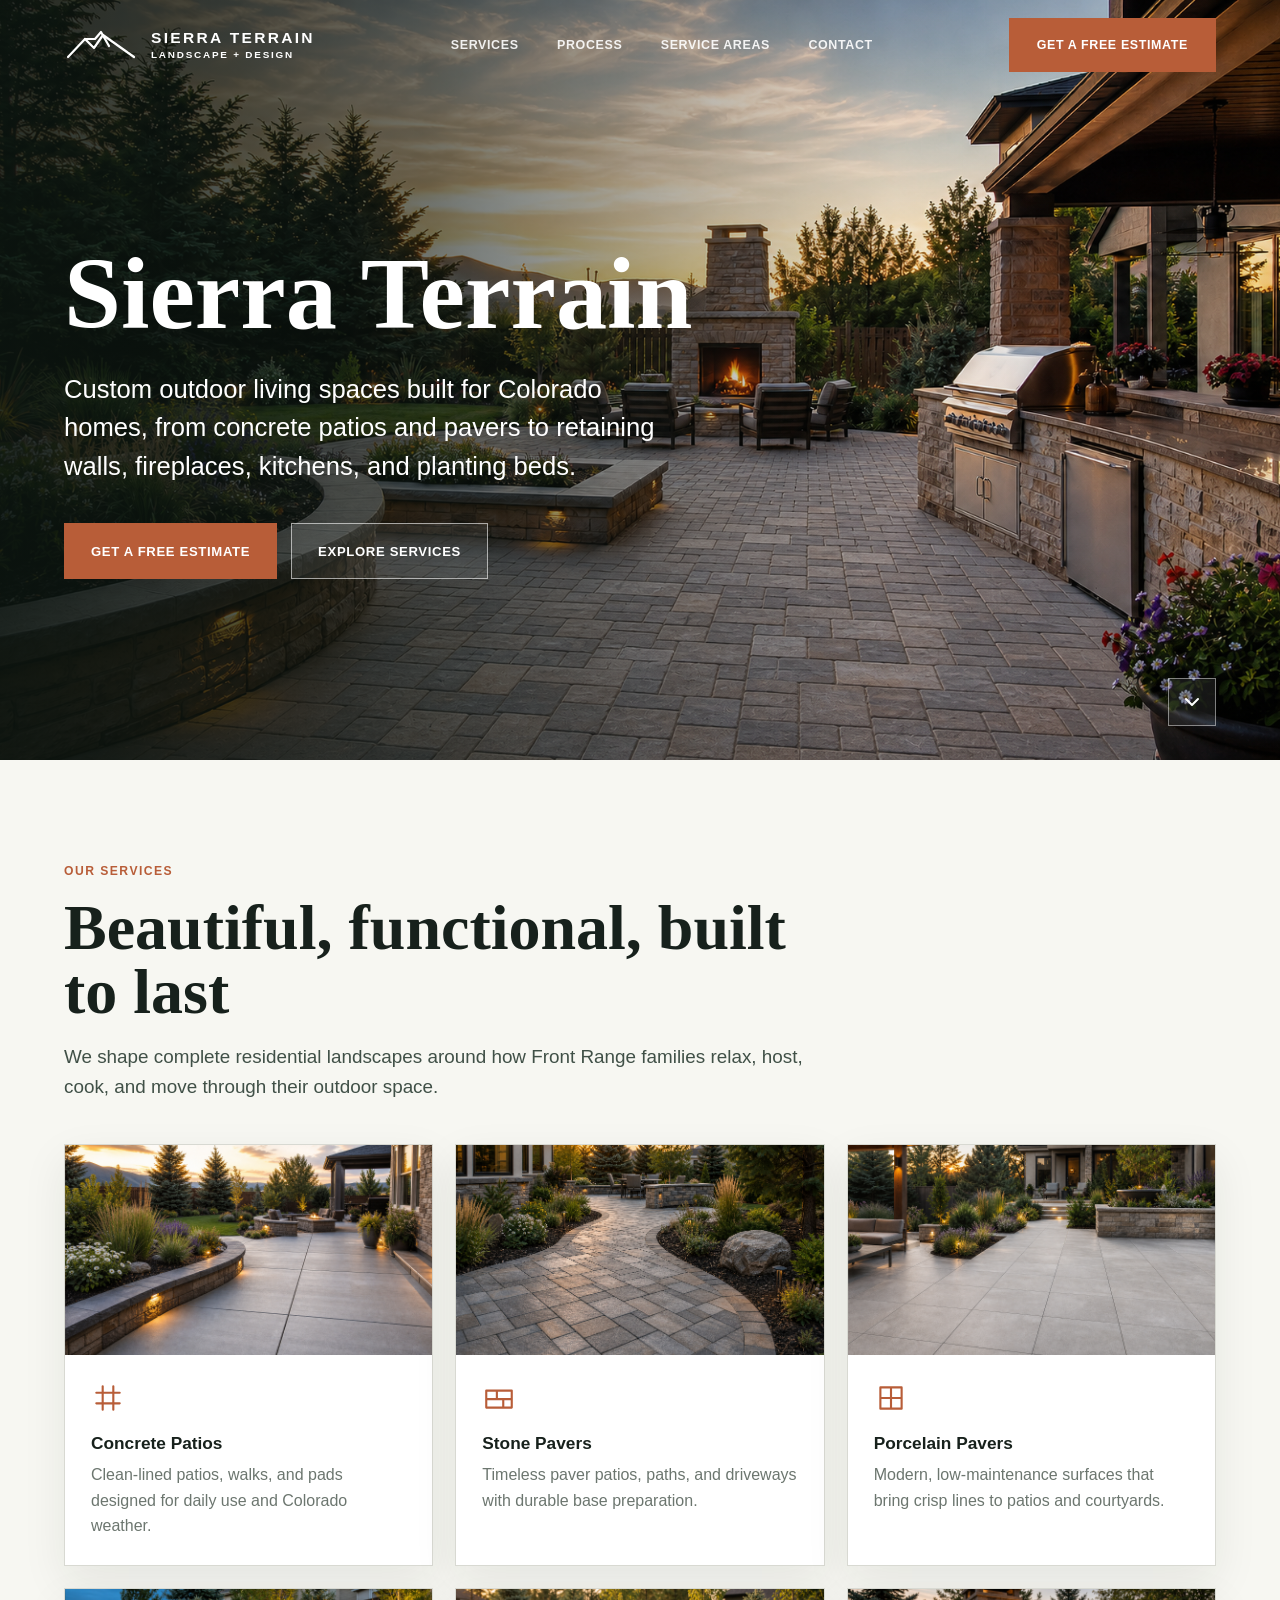
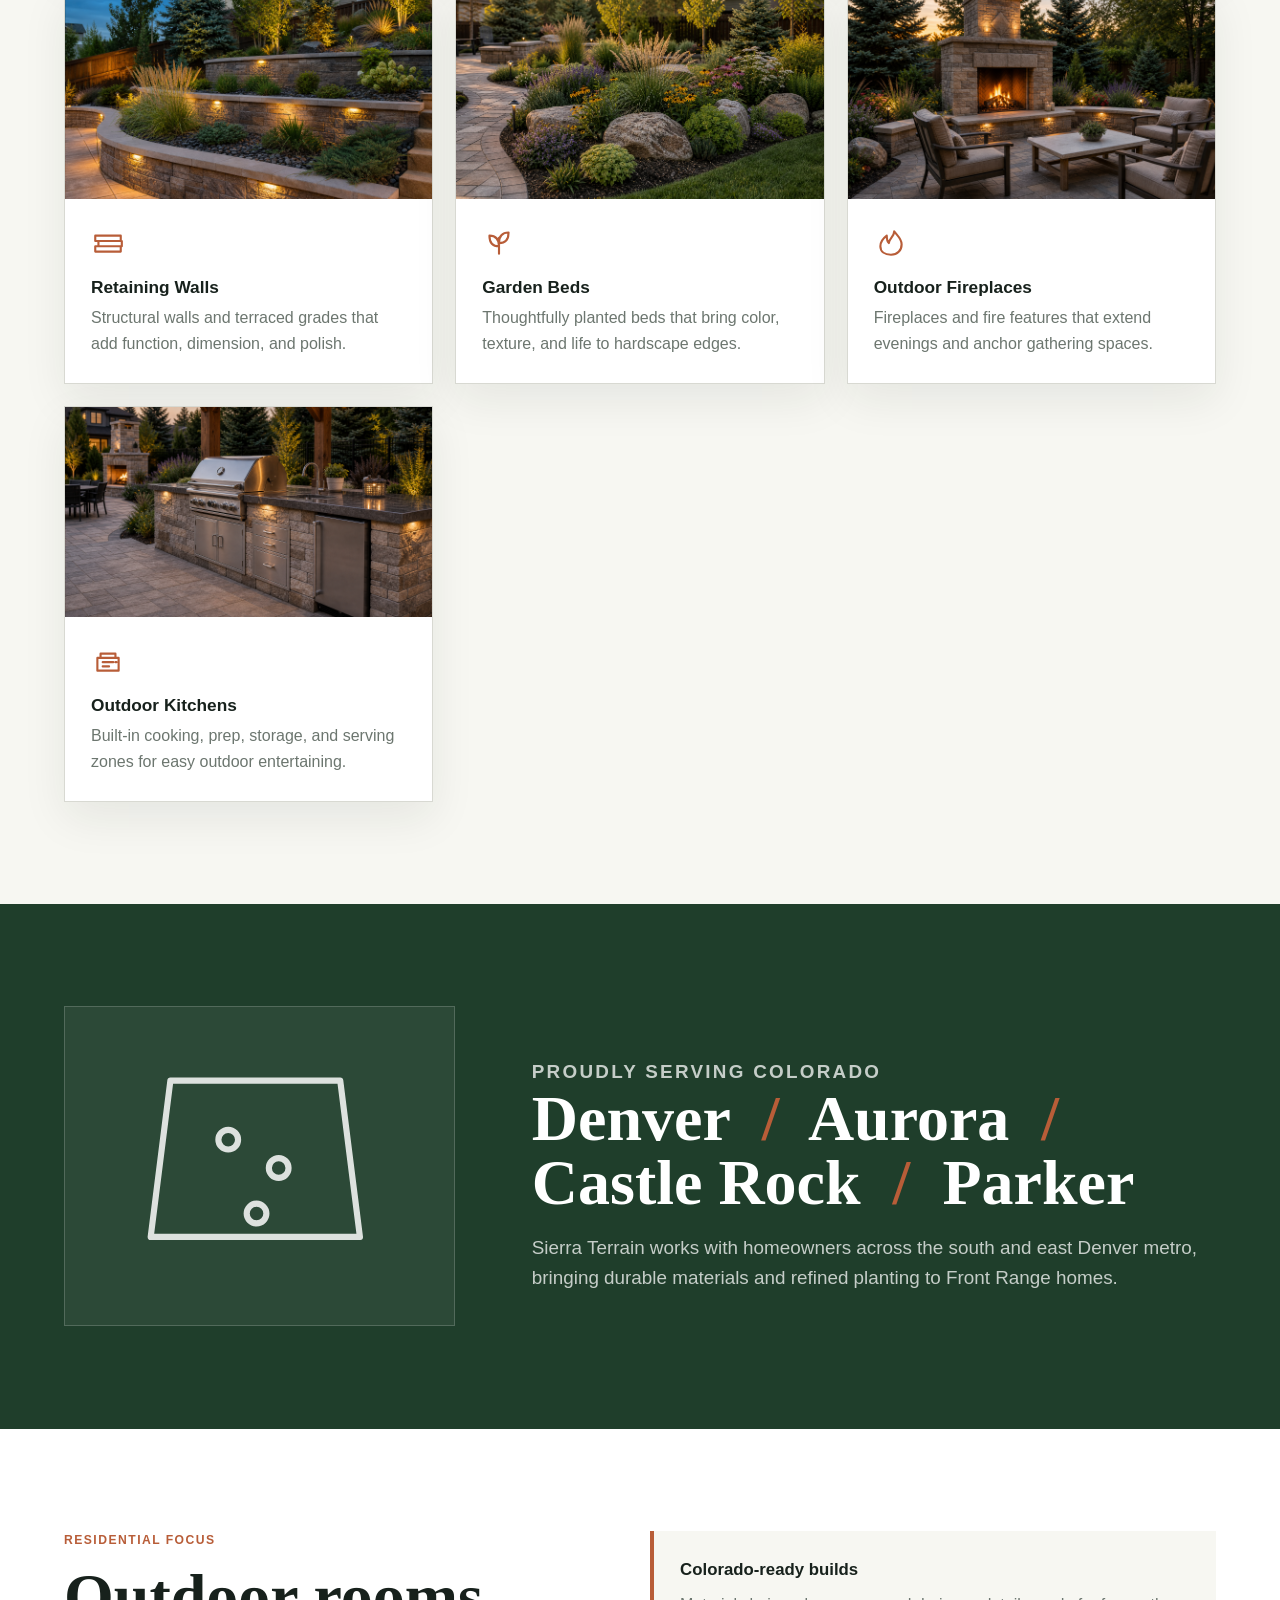
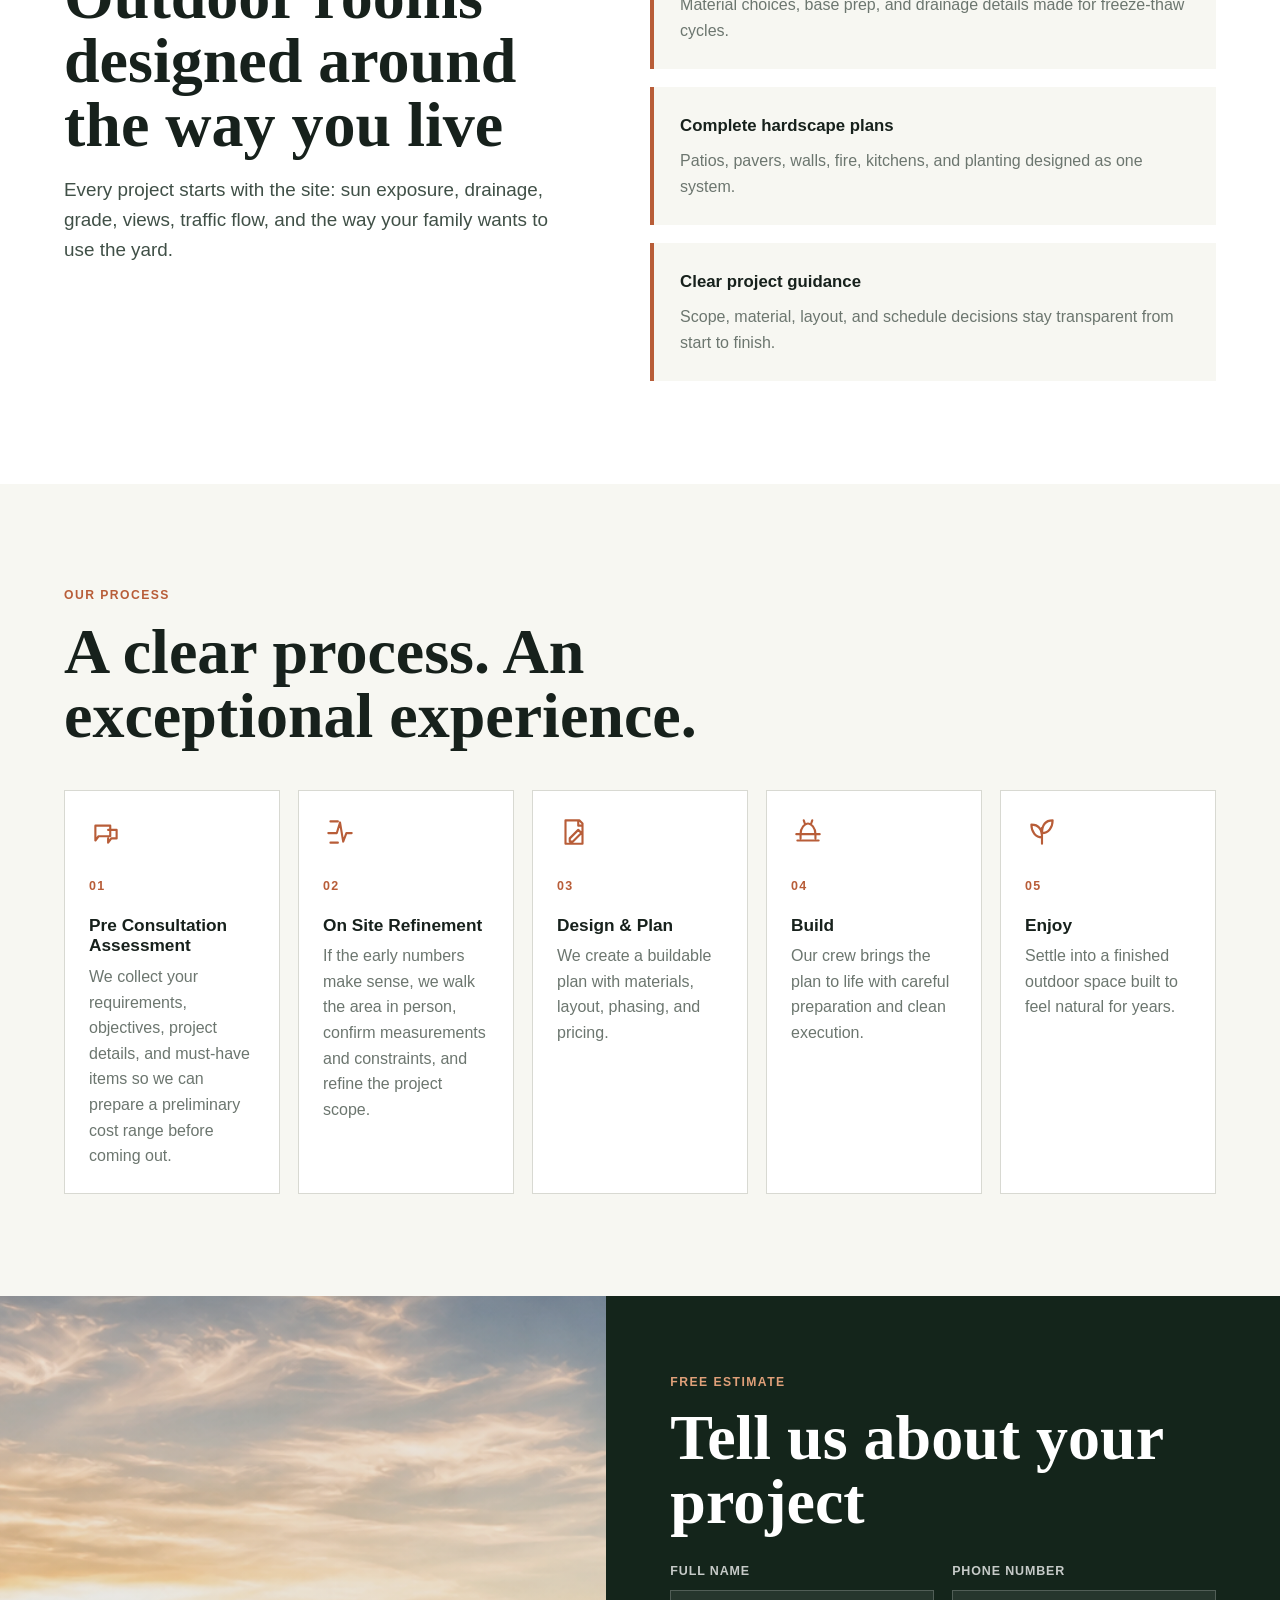
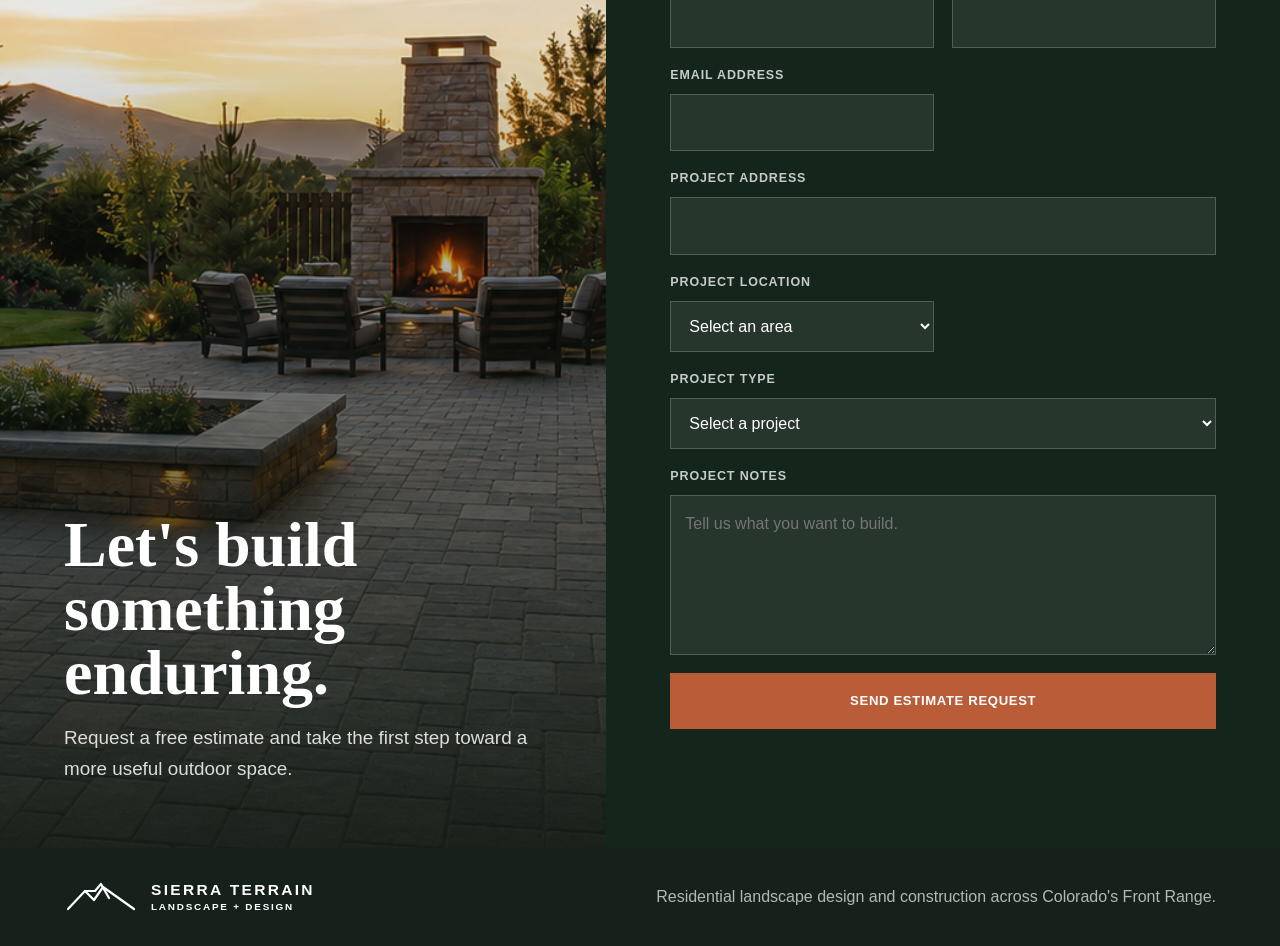
<file: index.html>
<!doctype html>
<html lang="en">
  <head>
    <meta charset="UTF-8" />
    <meta name="viewport" content="width=device-width, initial-scale=1.0" />
    <meta
      name="description"
      content="Sierra Terrain designs and builds residential landscaping, patios, pavers, retaining walls, garden beds, outdoor fireplaces, and outdoor kitchens across Colorado's Front Range."
    />
    <title>Sierra Terrain | Colorado Residential Landscaping</title>
    <link rel="stylesheet" href="styles.css" />
  </head>
  <body>
    <header class="site-header" data-header>
      <a class="brand" href="#top" aria-label="Sierra Terrain home">
        <svg class="brand-mark" viewBox="0 0 74 38" aria-hidden="true">
          <path d="M4 31 21 13l9 9 9-13 31 22" />
          <path d="M21 13h10l6-7 8 14" />
        </svg>
        <span>
          <strong>Sierra Terrain</strong>
          <small>Landscape + Design</small>
        </span>
      </a>
      <button class="menu-toggle" type="button" aria-expanded="false" aria-controls="site-nav">
        <span></span>
        <span></span>
        <span></span>
        <span class="sr-only">Open menu</span>
      </button>
      <nav class="site-nav" id="site-nav" aria-label="Primary navigation">
        <a href="#services">Services</a>
        <a href="#process">Process</a>
        <a href="#areas">Service Areas</a>
        <a href="#contact">Contact</a>
      </nav>
      <a class="header-cta" href="#contact">Get a Free Estimate</a>
    </header>

    <main id="top">
      <section class="hero" aria-labelledby="hero-title">
        <div class="hero-copy">
          <h1 id="hero-title">Sierra Terrain</h1>
          <p class="hero-lede">
            Custom outdoor living spaces built for Colorado homes, from concrete patios
            and pavers to retaining walls, fireplaces, kitchens, and planting beds.
          </p>
          <div class="hero-actions">
            <a class="button button-primary" href="#contact">Get a Free Estimate</a>
            <a class="button button-ghost" href="#services">Explore Services</a>
          </div>
        </div>
        <a class="hero-scroll" href="#services" aria-label="Scroll to services">
          <svg viewBox="0 0 24 24" aria-hidden="true">
            <path d="m6 9 6 6 6-6" />
          </svg>
        </a>
      </section>

      <section class="services section" id="services" aria-labelledby="services-title">
        <div class="section-heading">
          <p class="section-label">Our services</p>
          <h2 id="services-title">Beautiful, functional, built to last</h2>
          <p>
            We shape complete residential landscapes around how Front Range families
            relax, host, cook, and move through their outdoor space.
          </p>
        </div>
        <div class="service-grid">
          <article class="service-card">
            <div class="service-media media-concrete"></div>
            <div class="service-body">
              <svg viewBox="0 0 32 32" aria-hidden="true"><path d="M5 11h22M5 21h22M11 5v22M21 5v22" /></svg>
              <h3>Concrete Patios</h3>
              <p>Clean-lined patios, walks, and pads designed for daily use and Colorado weather.</p>
            </div>
          </article>
          <article class="service-card">
            <div class="service-media media-stone"></div>
            <div class="service-body">
              <svg viewBox="0 0 32 32" aria-hidden="true"><path d="M4 9h10v8H4zM14 9h14v8H14zM4 17h16v8H4zM20 17h8v8h-8z" /></svg>
              <h3>Stone Pavers</h3>
              <p>Timeless paver patios, paths, and driveways with durable base preparation.</p>
            </div>
          </article>
          <article class="service-card">
            <div class="service-media media-porcelain"></div>
            <div class="service-body">
              <svg viewBox="0 0 32 32" aria-hidden="true"><path d="M6 6h20v20H6zM16 6v20M6 16h20" /></svg>
              <h3>Porcelain Pavers</h3>
              <p>Modern, low-maintenance surfaces that bring crisp lines to patios and courtyards.</p>
            </div>
          </article>
          <article class="service-card">
            <div class="service-media media-wall"></div>
            <div class="service-body">
              <svg viewBox="0 0 32 32" aria-hidden="true"><path d="M4 10h24v5H4zM7 15h22v5H7zM4 20h24v5H4z" /></svg>
              <h3>Retaining Walls</h3>
              <p>Structural walls and terraced grades that add function, dimension, and polish.</p>
            </div>
          </article>
          <article class="service-card">
            <div class="service-media media-garden"></div>
            <div class="service-body">
              <svg viewBox="0 0 32 32" aria-hidden="true"><path d="M16 27V12M16 20c-6 0-9-4-9-10 6 0 9 4 9 10ZM16 17c6 0 9-4 9-10-6 0-9 4-9 10Z" /></svg>
              <h3>Garden Beds</h3>
              <p>Thoughtfully planted beds that bring color, texture, and life to hardscape edges.</p>
            </div>
          </article>
          <article class="service-card">
            <div class="service-media media-fire"></div>
            <div class="service-body">
              <svg viewBox="0 0 32 32" aria-hidden="true"><path d="M16 28c6 0 10-4 10-10 0-5-4-8-7-12 0 5-5 7-5 11-2-2-2-5-2-7-4 3-6 6-6 10 0 5 4 8 10 8Z" /></svg>
              <h3>Outdoor Fireplaces</h3>
              <p>Fireplaces and fire features that extend evenings and anchor gathering spaces.</p>
            </div>
          </article>
          <article class="service-card">
            <div class="service-media media-kitchen"></div>
            <div class="service-body">
              <svg viewBox="0 0 32 32" aria-hidden="true"><path d="M6 14h20v12H6zM9 10h14v4H9zM11 18h10M11 22h6M23 18h1" /></svg>
              <h3>Outdoor Kitchens</h3>
              <p>Built-in cooking, prep, storage, and serving zones for easy outdoor entertaining.</p>
            </div>
          </article>
        </div>
      </section>

      <section class="area-band" id="areas" aria-labelledby="areas-title">
        <div class="area-map" aria-hidden="true">
          <svg viewBox="0 0 260 180">
            <path d="M58 20h138l16 127H42z" />
            <circle cx="105" cy="68" r="8" />
            <circle cx="146" cy="91" r="8" />
            <circle cx="128" cy="128" r="8" />
          </svg>
        </div>
        <div>
          <p class="section-label">Proudly serving Colorado</p>
          <h2 id="areas-title">Denver <span></span> Aurora <span></span> Castle Rock <span></span> Parker</h2>
          <p>
            Sierra Terrain works with homeowners across the south and east Denver metro,
            bringing durable materials and refined planting to Front Range homes.
          </p>
        </div>
      </section>

      <section class="feature section" aria-labelledby="feature-title">
        <div class="feature-copy">
          <p class="section-label">Residential focus</p>
          <h2 id="feature-title">Outdoor rooms designed around the way you live</h2>
          <p>
            Every project starts with the site: sun exposure, drainage, grade, views,
            traffic flow, and the way your family wants to use the yard.
          </p>
        </div>
        <div class="feature-list">
          <div>
            <strong>Colorado-ready builds</strong>
            <p>Material choices, base prep, and drainage details made for freeze-thaw cycles.</p>
          </div>
          <div>
            <strong>Complete hardscape plans</strong>
            <p>Patios, pavers, walls, fire, kitchens, and planting designed as one system.</p>
          </div>
          <div>
            <strong>Clear project guidance</strong>
            <p>Scope, material, layout, and schedule decisions stay transparent from start to finish.</p>
          </div>
        </div>
      </section>

      <section class="process section" id="process" aria-labelledby="process-title">
        <div class="section-heading">
          <p class="section-label">Our process</p>
          <h2 id="process-title">A clear process. An exceptional experience.</h2>
        </div>
        <div class="process-steps">
          <article>
            <svg viewBox="0 0 32 32" aria-hidden="true"><path d="M6 10h14v10H9l-3 4V10ZM18 14h8v8h-5l-3 4v-4" /></svg>
            <span>01</span>
            <h3>Pre Consultation Assessment</h3>
            <p>
              We collect your requirements, objectives, project details, and must-have
              items so we can prepare a preliminary cost range before coming out.
            </p>
          </article>
          <article>
            <svg viewBox="0 0 32 32" aria-hidden="true"><path d="M5 17h8l3-10 3 18 3-8h5M7 6h7M7 26h7" /></svg>
            <span>02</span>
            <h3>On Site Refinement</h3>
            <p>
              If the early numbers make sense, we walk the area in person, confirm
              measurements and constraints, and refine the project scope.
            </p>
          </article>
          <article>
            <svg viewBox="0 0 32 32" aria-hidden="true"><path d="M8 5h13l3 3v19H8zM20 5v5h4M12 22l8-8 3 3-8 8h-3z" /></svg>
            <span>03</span>
            <h3>Design & Plan</h3>
            <p>We create a buildable plan with materials, layout, phasing, and pricing.</p>
          </article>
          <article>
            <svg viewBox="0 0 32 32" aria-hidden="true"><path d="M6 24h20M9 22v-4c0-6 4-10 7-10s7 4 7 10v4M13 8l-1-3M19 8l1-3M5 18h22" /></svg>
            <span>04</span>
            <h3>Build</h3>
            <p>Our crew brings the plan to life with careful preparation and clean execution.</p>
          </article>
          <article>
            <svg viewBox="0 0 32 32" aria-hidden="true"><path d="M16 27V12M16 21c-6 0-10-5-10-12 7 0 10 5 10 12ZM16 17c6 0 10-5 10-12-7 0-10 5-10 12Z" /></svg>
            <span>05</span>
            <h3>Enjoy</h3>
            <p>Settle into a finished outdoor space built to feel natural for years.</p>
          </article>
        </div>
      </section>

      <section class="estimate" id="contact" aria-labelledby="contact-title">
        <div class="estimate-image">
          <div>
            <h2>Let's build something enduring.</h2>
            <p>Request a free estimate and take the first step toward a more useful outdoor space.</p>
          </div>
        </div>
        <div class="estimate-form-wrap">
          <p class="section-label">Free estimate</p>
          <h2 id="contact-title">Tell us about your project</h2>
          <form class="estimate-form" data-estimate-form action="https://formspree.io/f/mpqewkqk" method="POST">
            <label>
              <span>Full name</span>
              <input name="name" type="text" autocomplete="name" required />
            </label>
            <label>
              <span>Phone number</span>
              <input name="phone" type="tel" autocomplete="tel" required />
            </label>
            <label>
              <span>Email address</span>
              <input name="email" type="email" autocomplete="email" required />
            </label>
            <label class="wide">
              <span>Project address</span>
              <input name="address" type="text" autocomplete="street-address" required />
            </label>
            <label>
              <span>Project location</span>
              <select name="location" required>
                <option value="">Select an area</option>
                <option>Denver</option>
                <option>Aurora</option>
                <option>Castle Rock</option>
                <option>Parker</option>
                <option>Nearby Front Range community</option>
              </select>
            </label>
            <label class="wide">
              <span>Project type</span>
              <select name="project" required>
                <option value="">Select a project</option>
                <option>Concrete patio</option>
                <option>Stone pavers</option>
                <option>Porcelain pavers</option>
                <option>Retaining wall</option>
                <option>Garden beds</option>
                <option>Outdoor fireplace</option>
                <option>Outdoor kitchen</option>
                <option>Complete landscape design</option>
              </select>
            </label>
            <label class="wide">
              <span>Project notes</span>
              <textarea name="message" rows="5" placeholder="Tell us what you want to build."></textarea>
            </label>
            <button class="button button-primary wide" type="submit">Send Estimate Request</button>
            <p class="form-status" role="status" aria-live="polite"></p>
          </form>
        </div>
      </section>
    </main>

    <div class="thank-you-overlay" data-thank-you-overlay hidden>
      <div
        class="thank-you-dialog"
        role="dialog"
        aria-modal="true"
        aria-labelledby="thank-you-title"
        aria-describedby="thank-you-copy"
      >
        <button class="thank-you-close" type="button" data-thank-you-close aria-label="Close thank you message">
          Close
        </button>
        <p class="section-label">Request sent</p>
        <h2 id="thank-you-title">Thank you.</h2>
        <p id="thank-you-copy">
          Your estimate request was sent to Sierra Terrain. We will review your project details
          and follow up soon.
        </p>
        <button class="button button-primary" type="button" data-thank-you-close>Done</button>
      </div>
    </div>

    <footer class="site-footer">
      <a class="brand" href="#top" aria-label="Sierra Terrain home">
        <svg class="brand-mark" viewBox="0 0 74 38" aria-hidden="true">
          <path d="M4 31 21 13l9 9 9-13 31 22" />
          <path d="M21 13h10l6-7 8 14" />
        </svg>
        <span>
          <strong>Sierra Terrain</strong>
          <small>Landscape + Design</small>
        </span>
      </a>
      <p>Residential landscape design and construction across Colorado's Front Range.</p>
    </footer>

    <script src="script.js"></script>
  </body>
</html>
</file>
<file: styles.css>
:root {
  --ink: #17211c;
  --ink-soft: #405047;
  --muted: #6c766f;
  --forest: #1f3e2b;
  --forest-deep: #14251b;
  --spruce: #2f5b3f;
  --rust: #b85d38;
  --rust-dark: #944727;
  --stone: #e7e7e1;
  --line: #d8d9d2;
  --paper: #ffffff;
  --paper-soft: #f7f7f2;
  --shadow: 0 22px 60px rgba(23, 33, 28, 0.16);
  --serif: Georgia, "Times New Roman", serif;
  --sans: Arial, Helvetica, sans-serif;
}

* {
  box-sizing: border-box;
}

html {
  scroll-behavior: smooth;
}

body {
  margin: 0;
  background: var(--paper);
  color: var(--ink);
  font-family: var(--sans);
  font-size: 16px;
  line-height: 1.6;
}

body.nav-open {
  overflow: hidden;
}

body.modal-open {
  overflow: hidden;
}

a {
  color: inherit;
  text-decoration: none;
}

img,
svg {
  display: block;
}

button,
input,
select,
textarea {
  font: inherit;
}

.sr-only {
  position: absolute;
  width: 1px;
  height: 1px;
  padding: 0;
  margin: -1px;
  overflow: hidden;
  clip: rect(0, 0, 0, 0);
  white-space: nowrap;
  border: 0;
}

.site-header {
  position: fixed;
  z-index: 20;
  top: 0;
  left: 0;
  right: 0;
  display: grid;
  grid-template-columns: auto 1fr auto;
  align-items: center;
  gap: 34px;
  min-height: 88px;
  padding: 18px clamp(22px, 5vw, 68px);
  color: #fff;
  transition: background 180ms ease, box-shadow 180ms ease, color 180ms ease;
}

.site-header.is-scrolled,
.site-header.nav-active {
  background: rgba(20, 37, 27, 0.94);
  box-shadow: 0 12px 36px rgba(0, 0, 0, 0.2);
  backdrop-filter: blur(16px);
}

.brand {
  display: inline-flex;
  align-items: center;
  gap: 13px;
  min-width: 0;
  text-transform: uppercase;
}

.brand-mark {
  width: 74px;
  height: 38px;
  color: currentColor;
  fill: none;
  stroke: currentColor;
  stroke-width: 2.2;
  stroke-linecap: round;
  stroke-linejoin: round;
}

.brand strong {
  display: block;
  font-size: 0.97rem;
  line-height: 1.02;
  letter-spacing: 0.15em;
  font-weight: 800;
}

.brand small {
  display: block;
  margin-top: 4px;
  font-size: 0.62rem;
  line-height: 1;
  letter-spacing: 0.18em;
  font-weight: 700;
}

.site-nav {
  display: flex;
  justify-content: center;
  gap: clamp(18px, 3vw, 42px);
}

.site-nav a,
.header-cta {
  font-size: 0.78rem;
  line-height: 1;
  font-weight: 800;
  text-transform: uppercase;
  letter-spacing: 0.05em;
}

.site-nav a {
  padding: 12px 0;
  opacity: 0.9;
}

.site-nav a:hover,
.site-nav a:focus-visible {
  opacity: 1;
}

.header-cta {
  display: inline-flex;
  align-items: center;
  justify-content: center;
  min-height: 54px;
  padding: 0 28px;
  background: var(--rust);
  color: #fff;
  transition: background 160ms ease, transform 160ms ease;
}

.header-cta:hover,
.header-cta:focus-visible,
.button-primary:hover,
.button-primary:focus-visible {
  background: var(--rust-dark);
  transform: translateY(-1px);
}

.menu-toggle {
  display: none;
  justify-self: end;
  width: 46px;
  height: 46px;
  border: 1px solid rgba(255, 255, 255, 0.45);
  background: rgba(255, 255, 255, 0.08);
  color: #fff;
  cursor: pointer;
}

.menu-toggle span:not(.sr-only) {
  display: block;
  width: 18px;
  height: 2px;
  margin: 5px auto;
  background: currentColor;
}

.hero {
  position: relative;
  min-height: min(760px, 88svh);
  display: flex;
  align-items: center;
  padding: 136px clamp(24px, 5vw, 72px) 72px;
  color: #fff;
  background:
    linear-gradient(90deg, rgba(12, 21, 16, 0.88) 0%, rgba(12, 21, 16, 0.58) 34%, rgba(12, 21, 16, 0.05) 70%),
    url("assets/colorado-backyard.png") center / cover no-repeat;
}

.hero-copy {
  width: min(650px, 100%);
}

.hero h1 {
  margin: 0;
  font-family: var(--serif);
  font-size: clamp(4rem, 8vw, 7.7rem);
  line-height: 0.95;
  font-weight: 700;
}

.hero-lede {
  width: min(600px, 100%);
  margin: 28px 0 0;
  font-size: clamp(1.08rem, 2vw, 1.62rem);
  line-height: 1.5;
  font-weight: 500;
}

.hero-actions {
  display: flex;
  flex-wrap: wrap;
  gap: 14px;
  margin-top: 38px;
}

.button {
  display: inline-flex;
  align-items: center;
  justify-content: center;
  min-height: 56px;
  padding: 0 26px;
  border: 1px solid transparent;
  cursor: pointer;
  font-size: 0.82rem;
  line-height: 1;
  font-weight: 800;
  text-transform: uppercase;
  letter-spacing: 0.05em;
  transition: background 160ms ease, border-color 160ms ease, color 160ms ease, transform 160ms ease;
}

.button-primary {
  background: var(--rust);
  color: #fff;
}

.button:disabled {
  cursor: not-allowed;
  opacity: 0.72;
  transform: none;
}

.button-ghost {
  color: #fff;
  border-color: rgba(255, 255, 255, 0.58);
  background: rgba(255, 255, 255, 0.08);
}

.button-ghost:hover,
.button-ghost:focus-visible {
  background: rgba(255, 255, 255, 0.18);
  border-color: #fff;
}

.hero-scroll {
  position: absolute;
  right: clamp(24px, 5vw, 72px);
  bottom: 34px;
  display: grid;
  place-items: center;
  width: 48px;
  height: 48px;
  border: 1px solid rgba(255, 255, 255, 0.45);
  background: rgba(255, 255, 255, 0.08);
}

.hero-scroll svg {
  width: 24px;
  height: 24px;
  fill: none;
  stroke: currentColor;
  stroke-width: 2;
  stroke-linecap: round;
  stroke-linejoin: round;
}

.section {
  padding: clamp(70px, 8vw, 120px) clamp(22px, 5vw, 72px);
}

.section-heading {
  width: min(760px, 100%);
  margin-bottom: 42px;
}

.section-heading h2,
.feature-copy h2,
.area-band h2,
.estimate h2 {
  margin: 0;
  font-family: var(--serif);
  font-size: clamp(2.4rem, 5vw, 4.8rem);
  line-height: 1;
  font-weight: 700;
}

.section-heading p:not(.section-label),
.feature-copy p:not(.section-label),
.area-band p,
.estimate-image p {
  margin: 18px 0 0;
  color: var(--ink-soft);
  font-size: clamp(1rem, 1.5vw, 1.18rem);
}

.section-label {
  margin: 0 0 14px;
  color: var(--rust);
  font-size: 0.76rem;
  font-weight: 900;
  text-transform: uppercase;
  letter-spacing: 0.12em;
}

.services {
  background: var(--paper-soft);
}

.service-grid {
  display: grid;
  grid-template-columns: repeat(3, minmax(0, 1fr));
  gap: 22px;
}

.service-card {
  overflow: hidden;
  background: var(--paper);
  border: 1px solid var(--line);
  box-shadow: 0 16px 42px rgba(23, 33, 28, 0.08);
}

.service-media {
  min-height: 210px;
  background-position: center;
  background-size: cover;
}

.media-concrete {
  background-image: url("assets/service-concrete-patio.png");
}

.media-stone {
  background-image: url("assets/service-stone-pavers.png");
}

.media-porcelain {
  background-image: url("assets/service-porcelain-pavers.png");
}

.media-wall {
  background-image: url("assets/service-retaining-walls.png");
}

.media-garden {
  background-image: url("assets/service-garden-beds.png");
}

.media-fire {
  background-image: url("assets/service-outdoor-fireplaces.png");
}

.media-kitchen {
  background-image: url("assets/service-outdoor-kitchens.png");
}

.service-body {
  padding: 26px;
}

.service-body svg,
.process-steps svg {
  width: 34px;
  height: 34px;
  color: var(--rust);
  fill: none;
  stroke: currentColor;
  stroke-width: 2;
  stroke-linecap: round;
  stroke-linejoin: round;
}

.service-body h3,
.process-steps h3 {
  margin: 18px 0 8px;
  font-size: 1.08rem;
  line-height: 1.2;
}

.service-body p,
.process-steps p,
.feature-list p {
  margin: 0;
  color: var(--muted);
}

.area-band {
  display: grid;
  grid-template-columns: minmax(240px, 0.8fr) minmax(0, 1.4fr);
  align-items: center;
  gap: clamp(34px, 6vw, 78px);
  padding: clamp(70px, 8vw, 110px) clamp(22px, 5vw, 72px);
  background: var(--forest);
  color: #fff;
}

.area-band .section-label,
.area-band p {
  color: rgba(255, 255, 255, 0.74);
}

.area-band h2 span::before {
  content: "/";
  color: var(--rust);
  margin: 0 0.25em;
}

.area-map {
  display: grid;
  place-items: center;
  min-height: 320px;
  border: 1px solid rgba(255, 255, 255, 0.18);
  background: rgba(255, 255, 255, 0.06);
}

.area-map svg {
  width: min(320px, 86%);
  fill: none;
  stroke: currentColor;
  stroke-width: 5;
  stroke-linecap: round;
  stroke-linejoin: round;
  opacity: 0.84;
}

.feature {
  display: grid;
  grid-template-columns: minmax(0, 0.9fr) minmax(0, 1fr);
  gap: clamp(32px, 6vw, 88px);
  align-items: start;
}

.feature-list {
  display: grid;
  gap: 18px;
}

.feature-list div {
  padding: 26px;
  border-left: 4px solid var(--rust);
  background: var(--paper-soft);
}

.feature-list strong {
  display: block;
  margin-bottom: 8px;
  font-size: 1.05rem;
}

.process {
  background: var(--paper-soft);
}

.process-steps {
  display: grid;
  grid-template-columns: repeat(5, minmax(0, 1fr));
  gap: 18px;
}

.process-steps article {
  min-height: 270px;
  padding: 24px;
  background: var(--paper);
  border: 1px solid var(--line);
}

.process-steps span {
  display: block;
  margin-top: 28px;
  color: var(--rust);
  font-size: 0.78rem;
  font-weight: 900;
  letter-spacing: 0.1em;
}

.estimate {
  display: grid;
  grid-template-columns: minmax(0, 0.9fr) minmax(420px, 1fr);
  min-height: 720px;
}

.estimate-image {
  display: flex;
  align-items: flex-end;
  padding: clamp(32px, 5vw, 72px);
  color: #fff;
  background:
    linear-gradient(0deg, rgba(15, 25, 18, 0.88), rgba(15, 25, 18, 0.08) 72%),
    url("assets/colorado-backyard.png") center / cover no-repeat;
}

.estimate-image h2 {
  color: #fff;
}

.estimate-image p {
  color: rgba(255, 255, 255, 0.84);
}

.estimate-form-wrap {
  padding: clamp(42px, 6vw, 82px) clamp(24px, 5vw, 72px);
  background: var(--forest-deep);
  color: #fff;
}

.estimate-form-wrap .section-label {
  color: #e0a079;
}

.estimate-form {
  display: grid;
  grid-template-columns: 1fr 1fr;
  gap: 18px;
  margin-top: 28px;
}

.estimate-form label {
  display: grid;
  gap: 8px;
}

.estimate-form span {
  color: rgba(255, 255, 255, 0.76);
  font-size: 0.78rem;
  font-weight: 800;
  text-transform: uppercase;
  letter-spacing: 0.07em;
}

.estimate-form input,
.estimate-form select,
.estimate-form textarea {
  width: 100%;
  border: 1px solid rgba(255, 255, 255, 0.2);
  border-radius: 0;
  background: rgba(255, 255, 255, 0.08);
  color: #fff;
  padding: 15px 14px;
  outline: 0;
}

.estimate-form textarea {
  resize: vertical;
}

.estimate-form option {
  color: var(--ink);
}

.estimate-form input:focus,
.estimate-form select:focus,
.estimate-form textarea:focus {
  border-color: rgba(255, 255, 255, 0.7);
  background: rgba(255, 255, 255, 0.12);
}

.wide {
  grid-column: 1 / -1;
}

.form-status {
  min-height: 24px;
  margin: 0;
  color: rgba(255, 255, 255, 0.78);
}

.form-status.is-success {
  color: #d7f0d4;
}

.form-status.is-error {
  color: #ffd4c4;
}

.thank-you-overlay {
  position: fixed;
  z-index: 50;
  inset: 0;
  display: grid;
  place-items: center;
  padding: 24px;
  background: rgba(10, 16, 12, 0.74);
  backdrop-filter: blur(10px);
}

.thank-you-overlay[hidden] {
  display: none;
}

.thank-you-dialog {
  position: relative;
  width: min(540px, 100%);
  padding: clamp(30px, 5vw, 48px);
  border: 1px solid rgba(255, 255, 255, 0.18);
  border-radius: 8px;
  background: var(--paper);
  color: var(--ink);
  box-shadow: var(--shadow);
}

.thank-you-dialog .section-label {
  color: var(--rust);
}

.thank-you-dialog h2 {
  margin: 8px 0 0;
  font-family: var(--serif);
  font-size: clamp(3rem, 8vw, 4.6rem);
  line-height: 0.98;
}

.thank-you-dialog p:not(.section-label) {
  margin: 18px 0 28px;
  color: var(--ink-soft);
}

.thank-you-close {
  position: absolute;
  top: 14px;
  right: 14px;
  min-height: 40px;
  padding: 0 14px;
  border: 1px solid var(--line);
  background: var(--paper-soft);
  color: var(--ink);
  cursor: pointer;
  font-size: 0.72rem;
  font-weight: 800;
  text-transform: uppercase;
  letter-spacing: 0.05em;
}

.thank-you-close:hover,
.thank-you-close:focus-visible {
  border-color: var(--rust);
}

.site-footer {
  display: flex;
  align-items: center;
  justify-content: space-between;
  gap: 24px;
  padding: 30px clamp(22px, 5vw, 72px);
  background: var(--ink);
  color: #fff;
}

.site-footer p {
  margin: 0;
  color: rgba(255, 255, 255, 0.68);
}

@media (max-width: 1050px) {
  .site-header {
    grid-template-columns: auto auto;
  }

  .menu-toggle {
    display: block;
  }

  .site-nav,
  .header-cta {
    display: none;
  }

  .site-header.nav-active .site-nav {
    position: fixed;
    inset: 88px 0 auto;
    display: grid;
    justify-content: stretch;
    gap: 0;
    padding: 18px 24px 28px;
    background: rgba(20, 37, 27, 0.98);
  }

  .site-header.nav-active .site-nav a {
    padding: 18px 0;
    border-bottom: 1px solid rgba(255, 255, 255, 0.12);
  }

  .service-grid,
  .process-steps {
    grid-template-columns: repeat(2, minmax(0, 1fr));
  }

  .feature,
  .area-band,
  .estimate {
    grid-template-columns: 1fr;
  }

  .estimate {
    min-height: 0;
  }
}

@media (max-width: 680px) {
  .site-header {
    min-height: 76px;
    padding: 14px 18px;
  }

  .brand-mark {
    width: 58px;
  }

  .brand strong {
    font-size: 0.82rem;
  }

  .brand small {
    font-size: 0.55rem;
  }

  .hero {
    min-height: 720px;
    padding: 116px 20px 70px;
  }

  .hero h1 {
    font-size: clamp(3.4rem, 18vw, 5rem);
  }

  .hero-scroll {
    left: 20px;
    right: auto;
  }

  .section,
  .area-band,
  .estimate-form-wrap,
  .estimate-image {
    padding-inline: 20px;
  }

  .service-grid,
  .process-steps,
  .estimate-form {
    grid-template-columns: 1fr;
  }

  .service-media {
    min-height: 230px;
  }

  .process-steps article {
    min-height: 0;
  }

  .site-footer {
    align-items: flex-start;
    flex-direction: column;
  }
}
</file>
